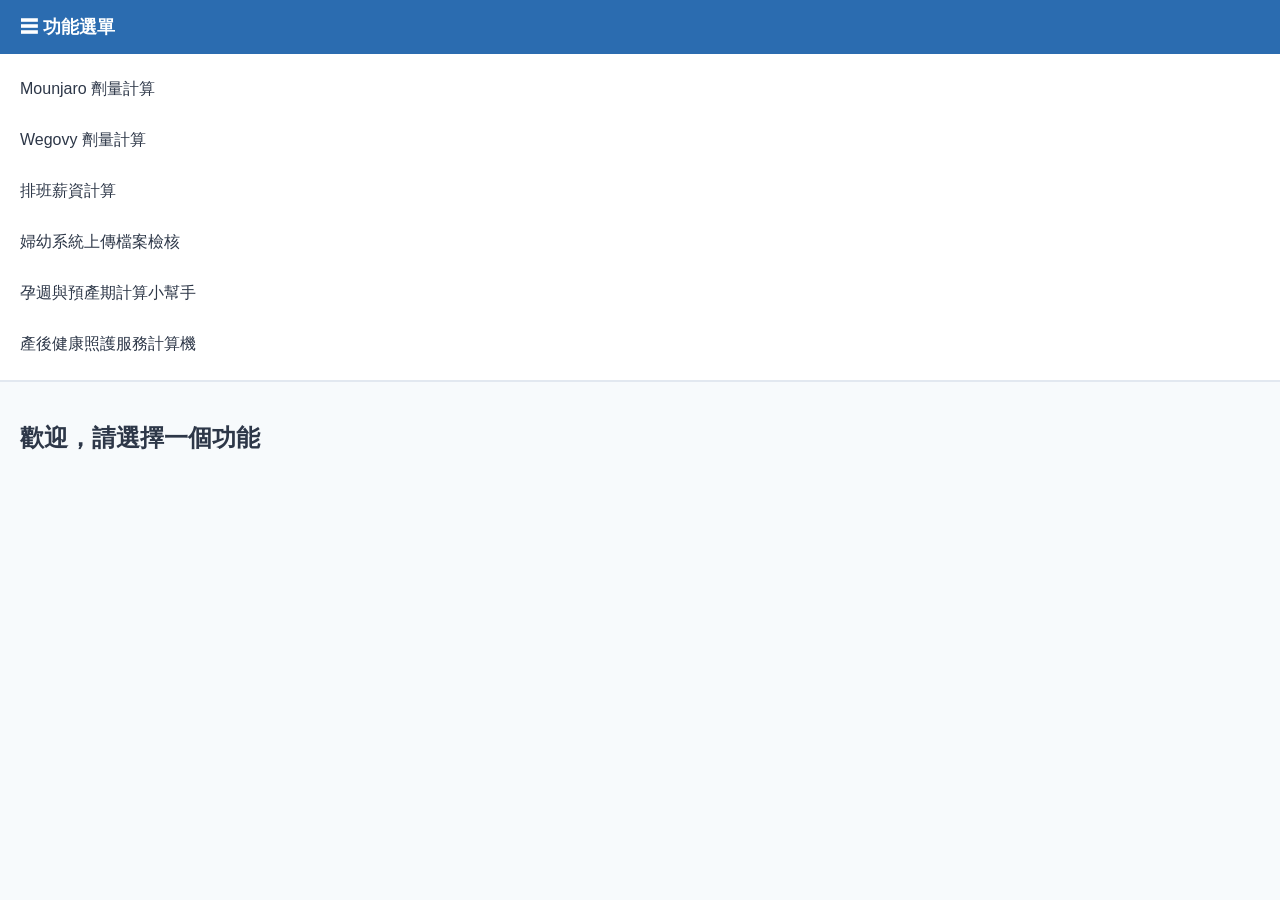
<file: index.html>
<!DOCTYPE html>
<html lang="zh-TW">
<head>
    <meta charset="UTF-8">
    <meta name="viewport" content="width=device-width, initial-scale=1.0">
    <link rel="icon" href="data:,">
    <title>護理與行政實用工具集</title>
    <link rel="stylesheet" href="css/common.css">
    <link rel="stylesheet" href="css/layout.css">
    <link rel="stylesheet" href="css/button.css">
</head>
<body>
    <div class="app-container">
		<button id="mobile-menu-btn" class="mobile-menu-btn">☰ 功能選單</button>
        <nav class="sidebar open" id="sidebar">
            <h2>功能選單</h2>
            <ul id="main-menu">
                <li><a href="#" data-page="mounjaro">Mounjaro 劑量計算</a></li>
                <li><a href="#" data-page="wegovy">Wegovy 劑量計算</a></li>
                <li><a href="#" data-page="payroll">排班薪資計算</a></li>
                <li><a href="#" data-page="prenatal">婦幼系統上傳檔案檢核</a></li>
                <li><a href="#" data-page="pregnancy">孕週與預產期計算小幫手</a></li>
                <li><a href="#" data-page="postpartum">產後健康照護服務計算機</a></li>
            </ul>
        </nav>

        <main class="main-content" id="page-content">
            <h2>歡迎，請選擇一個功能</h2>
        </main>
    </div>

    <script src="js/app.js"></script>
    <script src="js/menu.js"></script>
</body>
</html>
</file>
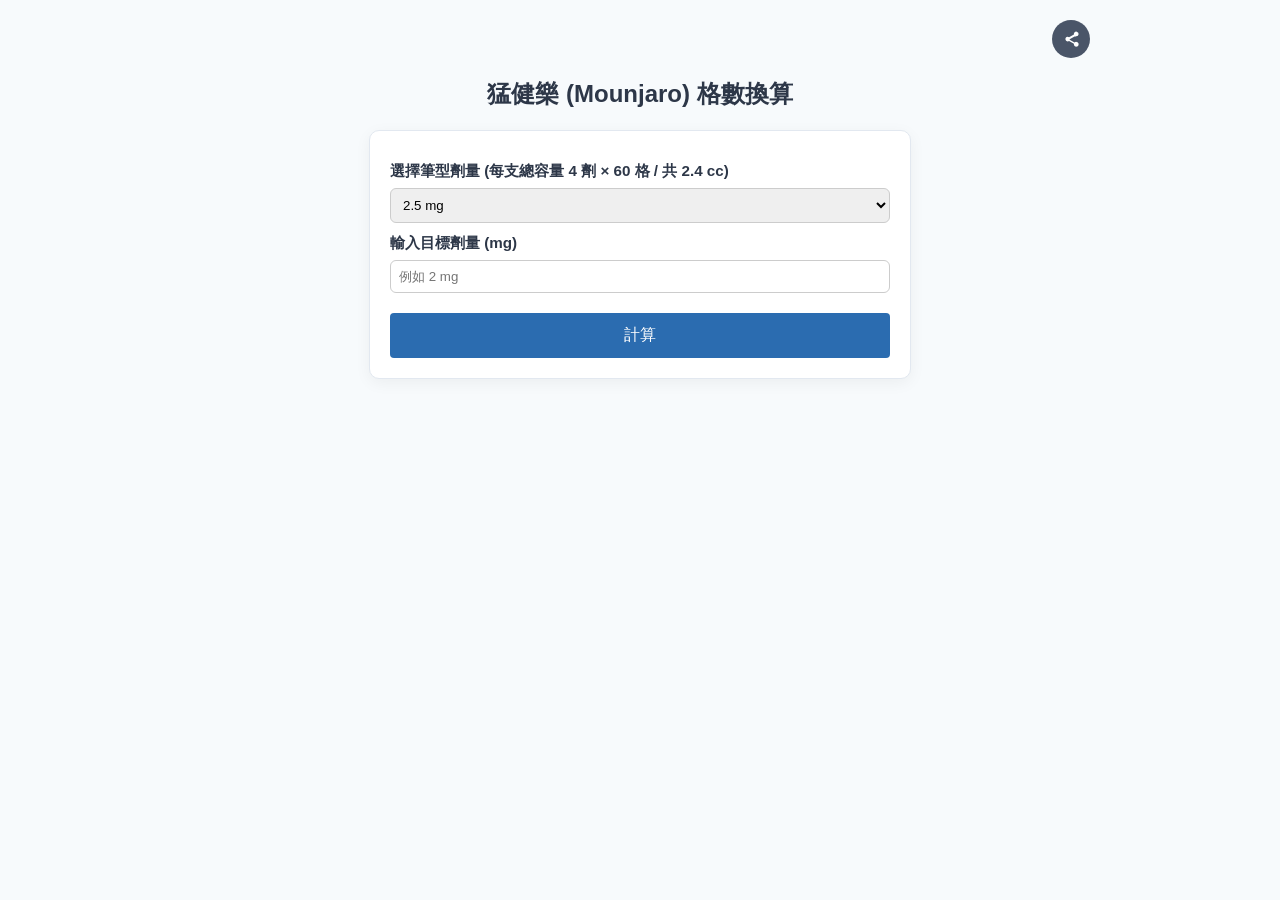
<file: pages/mounjaro/index.html>
<!DOCTYPE html>
<html lang="zh-TW">
<head>
    <meta charset="UTF-8">
    <meta name="viewport" content="width=device-width, initial-scale=1.0">
    <meta name="robots" content="noindex, nofollow">
    <title>Mounjaro 劑量計算</title>
    <link rel="stylesheet" href="../../css/common.css">
    <link rel="stylesheet" href="../../css/layout.css">
    <link rel="stylesheet" href="../../css/button.css">
</head>
<body data-page="mounjaro">
    <div class="app-container">
        <main class="main-content" id="page-content">
            <p>工具載入中……</p>
        </main>
    </div>
    <script src="../../js/standalone.js"></script>
</body>
</html>
</file>
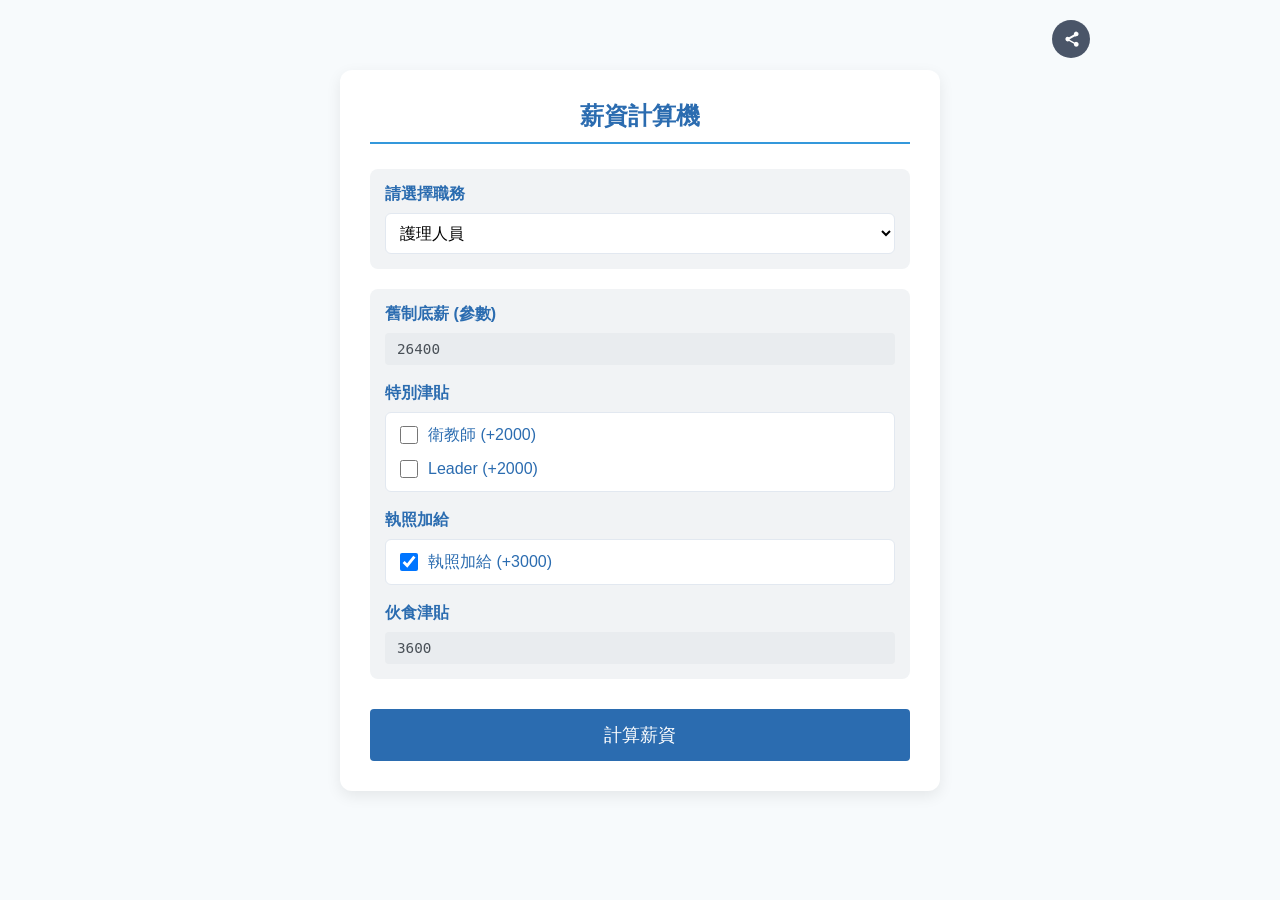
<file: pages/payroll/index.html>
<!DOCTYPE html>
<html lang="zh-TW">
<head>
    <meta charset="UTF-8">
    <meta name="viewport" content="width=device-width, initial-scale=1.0">
    <meta name="robots" content="noindex, nofollow">
    <title>排班薪資計算</title>
    <link rel="stylesheet" href="../../css/common.css">
    <link rel="stylesheet" href="../../css/layout.css">
    <link rel="stylesheet" href="../../css/button.css">
</head>
<body data-page="payroll">
    <div class="app-container">
        <main class="main-content" id="page-content">
            <p>工具載入中……</p>
        </main>
    </div>
    <script src="../../js/standalone.js"></script>
</body>
</html>
</file>
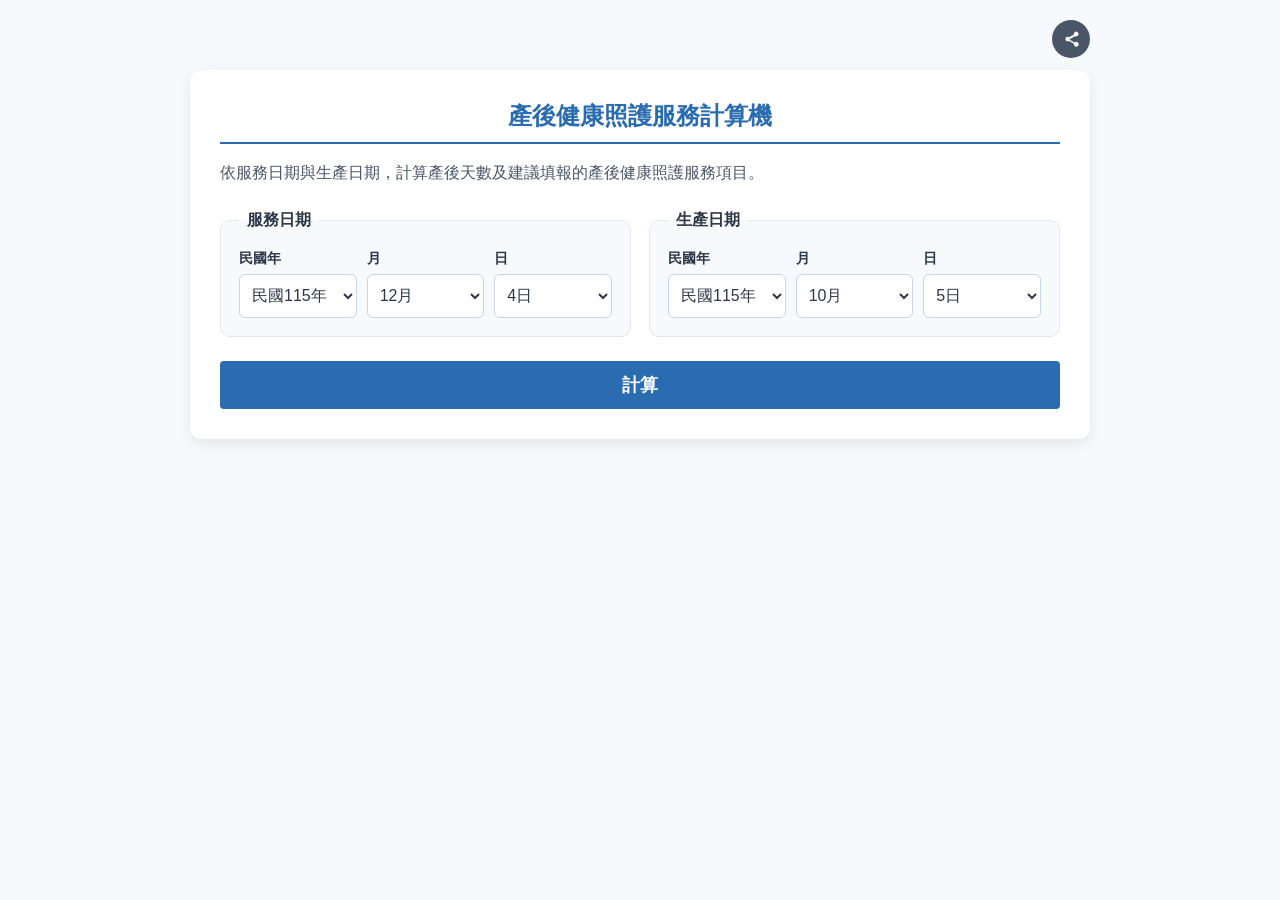
<file: pages/postpartum/index.html>
<!DOCTYPE html>
<html lang="zh-TW">
<head>
    <meta charset="UTF-8">
    <meta name="viewport" content="width=device-width, initial-scale=1.0">
    <meta name="robots" content="noindex, nofollow">
    <link rel="icon" href="data:,">
    <title>產後健康照護服務計算機｜AnanTools</title>
    <link rel="stylesheet" href="../../css/common.css">
    <link rel="stylesheet" href="../../css/layout.css">
    <link rel="stylesheet" href="../../css/button.css">
</head>
<body data-page="postpartum">
    <div class="app-container">
        <main class="main-content" id="page-content">
            <p>工具載入中……</p>
        </main>
    </div>
    <script src="../../js/standalone.js"></script>
</body>
</html>
</file>
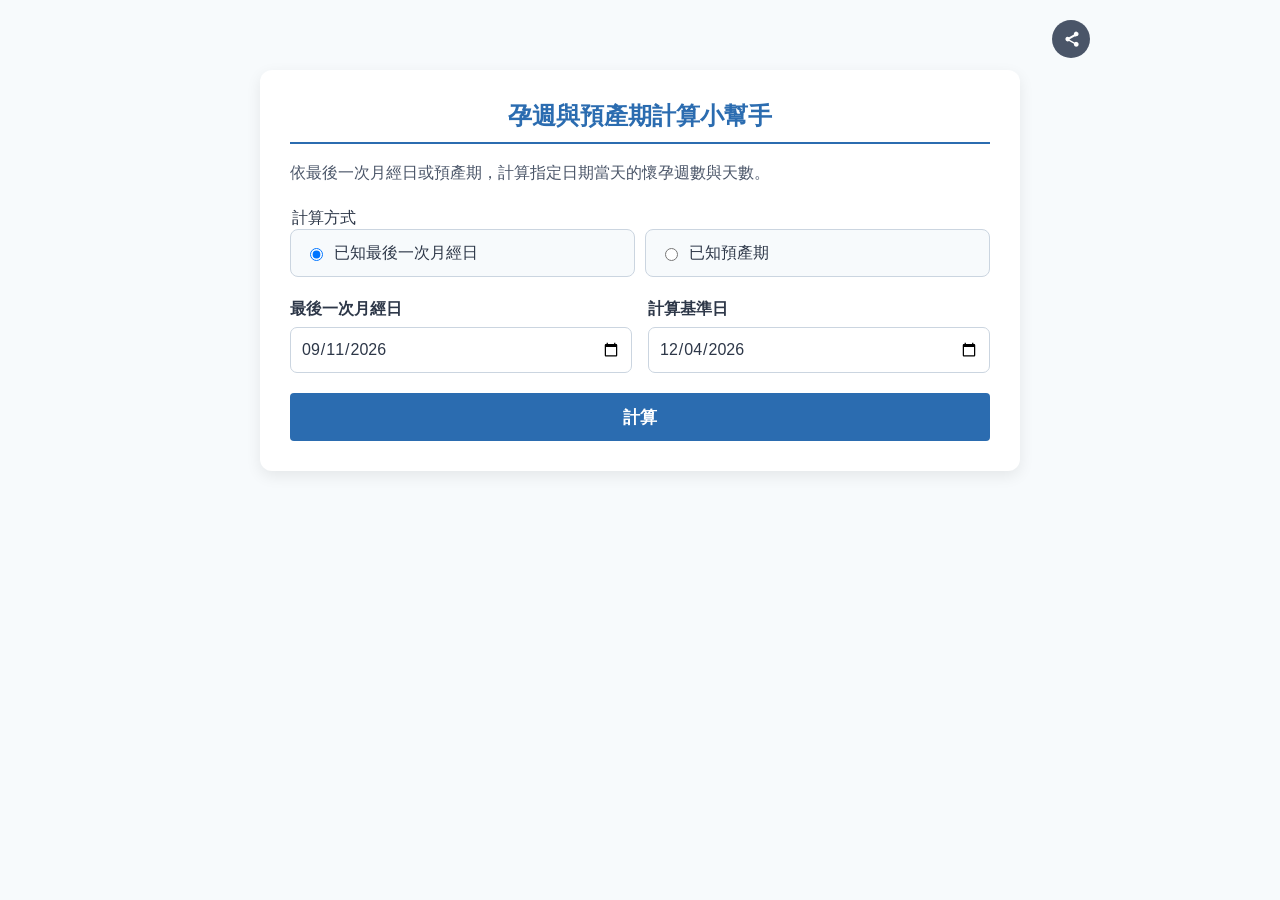
<file: pages/pregnancy/index.html>
<!DOCTYPE html>
<html lang="zh-TW">
<head>
    <meta charset="UTF-8">
    <meta name="viewport" content="width=device-width, initial-scale=1.0">
    <meta name="robots" content="noindex, nofollow">
    <link rel="icon" href="data:,">
    <title>孕週與預產期計算小幫手｜AnanTools</title>
    <link rel="stylesheet" href="../../css/common.css">
    <link rel="stylesheet" href="../../css/layout.css">
    <link rel="stylesheet" href="../../css/button.css">
</head>
<body data-page="pregnancy">
    <div class="app-container">
        <main class="main-content" id="page-content">
            <p>工具載入中……</p>
        </main>
    </div>
    <script src="../../js/standalone.js"></script>
</body>
</html>
</file>
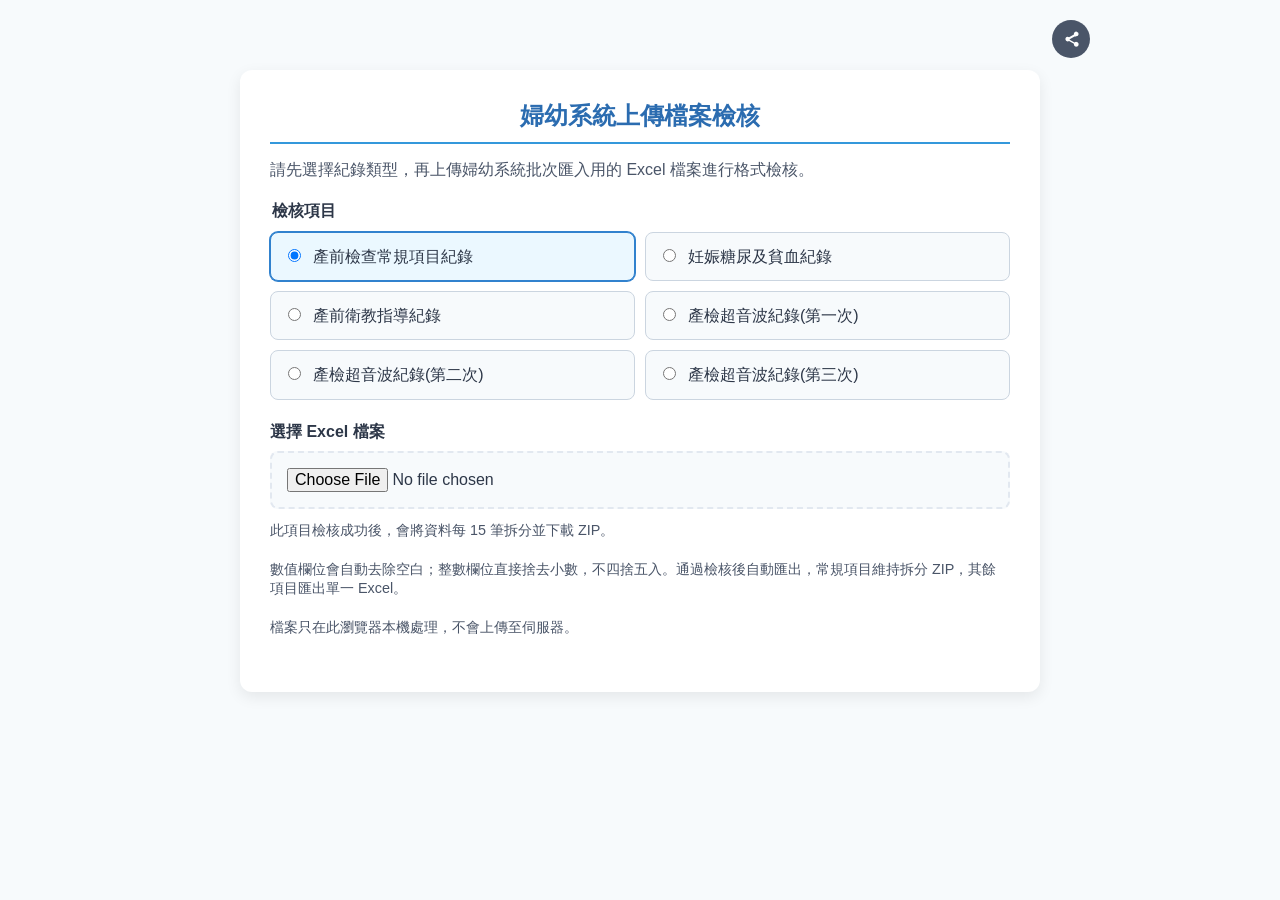
<file: pages/prenatal/index.html>
<!DOCTYPE html>
<html lang="zh-TW">
<head>
    <meta charset="UTF-8">
    <meta name="viewport" content="width=device-width, initial-scale=1.0">
    <meta name="robots" content="noindex, nofollow">
    <title>婦幼系統上傳檔案檢核｜AnanTools</title>
    <link rel="stylesheet" href="../../css/common.css">
    <link rel="stylesheet" href="../../css/layout.css">
    <link rel="stylesheet" href="../../css/button.css">
</head>
<body data-page="prenatal">
    <div class="app-container">
        <main class="main-content" id="page-content">
            <p>工具載入中……</p>
        </main>
    </div>
    <script src="../../js/standalone.js"></script>
</body>
</html>
</file>
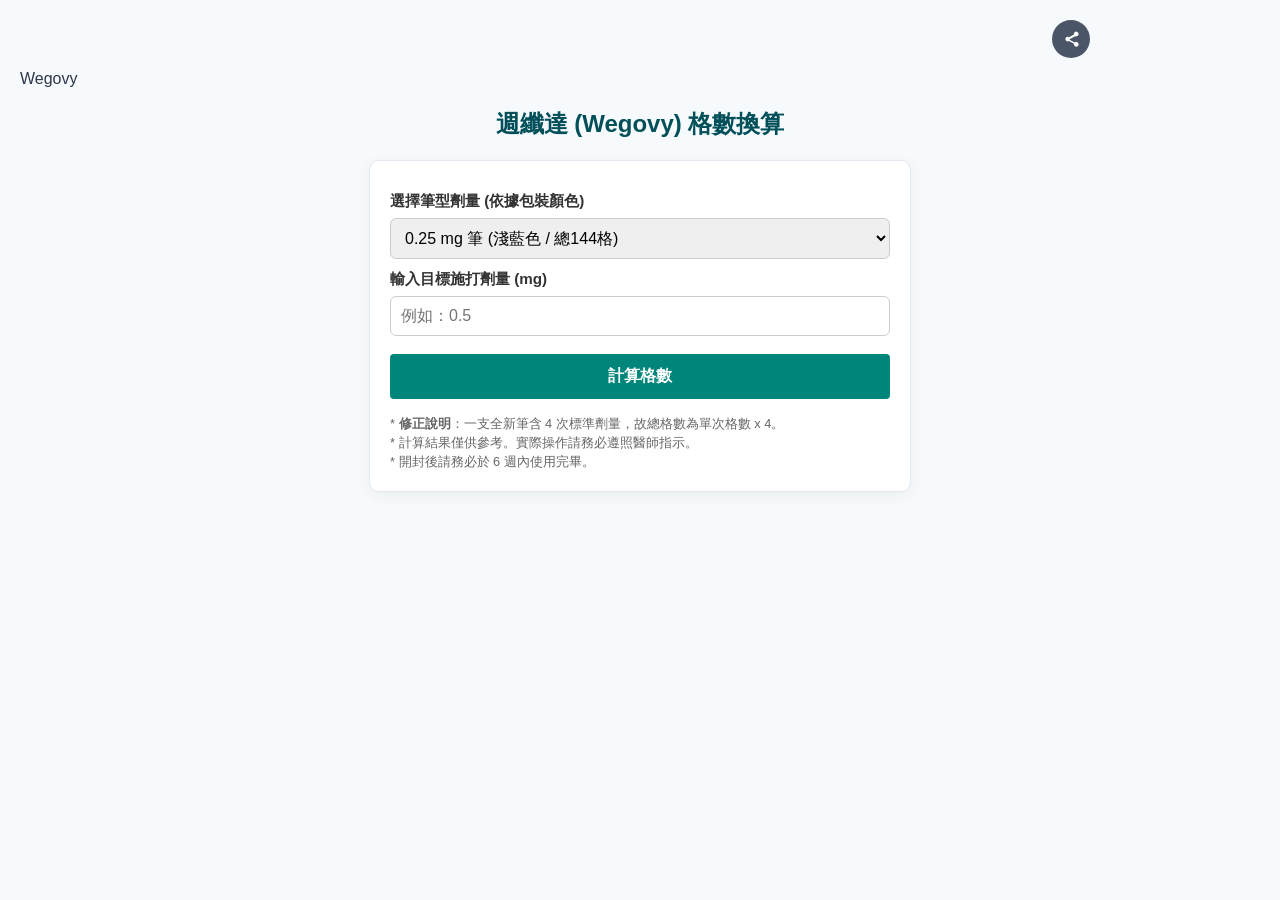
<file: pages/wegovy/index.html>
<!DOCTYPE html>
<html lang="zh-TW">
<head>
    <meta charset="UTF-8">
    <meta name="viewport" content="width=device-width, initial-scale=1.0">
    <meta name="robots" content="noindex, nofollow">
    <title>Wegovy 劑量計算</title>
    <link rel="stylesheet" href="../../css/common.css">
    <link rel="stylesheet" href="../../css/layout.css">
    <link rel="stylesheet" href="../../css/button.css">
</head>
<body data-page="wegovy">
    <div class="app-container">
        <main class="main-content" id="page-content">
            <p>工具載入中……</p>
        </main>
    </div>
    <script src="../../js/standalone.js"></script>
</body>
</html>
</file>
<file: css/common.css>
:root {
    --primary-color: #2b6cb0;
    --background-color: #f7fafc;
    --text-color: #2d3748;
    --border-color: #e2e8f0;
}

body {
    margin: 0;
    font-family: -apple-system, BlinkMacSystemFont, "Segoe UI", Roboto, "Helvetica Neue", Arial, sans-serif;
    background-color: var(--background-color);
    color: var(--text-color);
}
</file>
<file: css/layout.css>
/* 1. 統一改為上下排列（按鈕在上，內容在下） */
.app-container {
    display: flex;
    flex-direction: column; 
    min-height: 100vh;
}

/* 2. 選單按鈕永遠顯示 */
.mobile-menu-btn {
    display: block; 
    background-color: var(--primary-color, #2b6cb0);
    color: white;
    border: none;
    padding: 15px 20px;
    font-size: 1.1rem;
    font-weight: bold;
    cursor: pointer;
    width: 100%;
    text-align: left;
    box-shadow: 0 2px 5px rgba(0,0,0,0.1);
}

/* 3. 側邊欄改為全寬下拉選單，預設隱藏 */
.sidebar {
    width: 100%;
    display: none; 
    background-color: #ffffff;
    border-bottom: 2px solid var(--border-color, #e2e8f0);
    padding: 10px 0;
}

/* 4. 當被 JS 加上 open 屬性時才會顯示 */
.sidebar.open {
    display: block;
}

/* 隱藏重複的標題讓畫面更乾淨 */
.sidebar h2 {
    display: none; 
}

.sidebar ul {
    list-style: none;
    padding: 0;
    margin: 0;
}

.sidebar li a {
    display: block;
    padding: 15px 20px;
    text-decoration: none;
    color: var(--text-color);
    transition: background-color 0.2s;
}

/* 點擊或懸停時的視覺回饋 */
.sidebar li a:hover, .sidebar li a.active {
    background-color: #ebf8ff;
    color: var(--primary-color);
    border-left: 4px solid var(--primary-color);
}

/* 右側(下方)內容區 */
.main-content {
    flex: 1;
    padding: 20px;
    background-color: var(--background-color);
}

/* 統一所有功能頁的主要內容置中方式 */
.tool-section {
    margin-left: auto;
    margin-right: auto;
    box-sizing: border-box;
}

.tool-section > h2 {
    text-align: center;
}

.mounjaro-card,
.wegovy-card {
    margin-left: auto;
    margin-right: auto;
}
</file>
<file: css/button.css>
.btn {
    padding: 8px 16px;
    border: none;
    border-radius: 4px;
    background-color: var(--primary-color);
    color: white;
    cursor: pointer;
    font-size: 1rem;
    transition: opacity 0.2s;
}

.btn:hover {
    opacity: 0.9;
}

.share-tool-bar {
    display: flex;
    justify-content: flex-end;
    max-width: 900px;
    margin: 0 auto 12px;
}

.share-tool-button {
    display: inline-flex;
    align-items: center;
    justify-content: center;
    width: 38px;
    height: 38px;
    padding: 0;
    border-radius: 50%;
    background-color: #4a5568;
}

.share-tool-icon {
    width: 19px;
    height: 19px;
    fill: currentColor;
}

.share-tool-button.is-copied {
    background-color: #2f855a;
}
</file>
